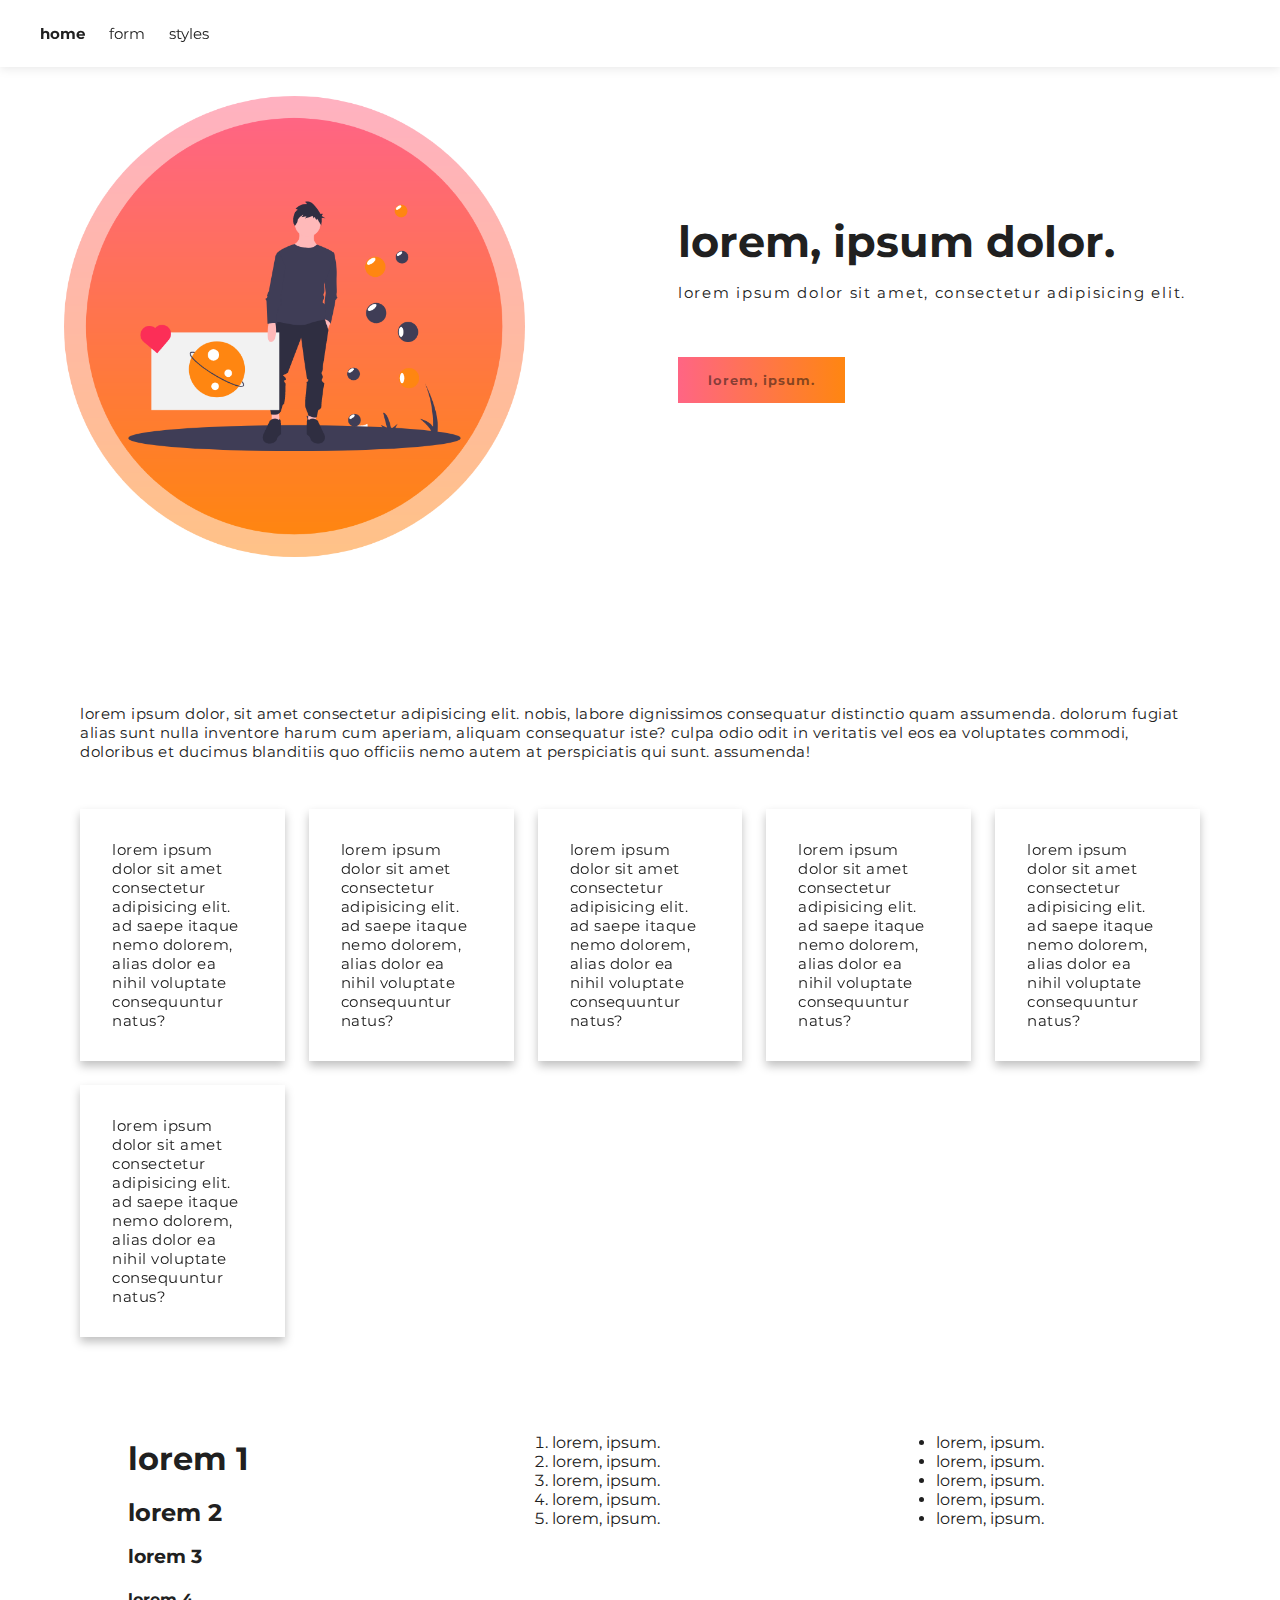
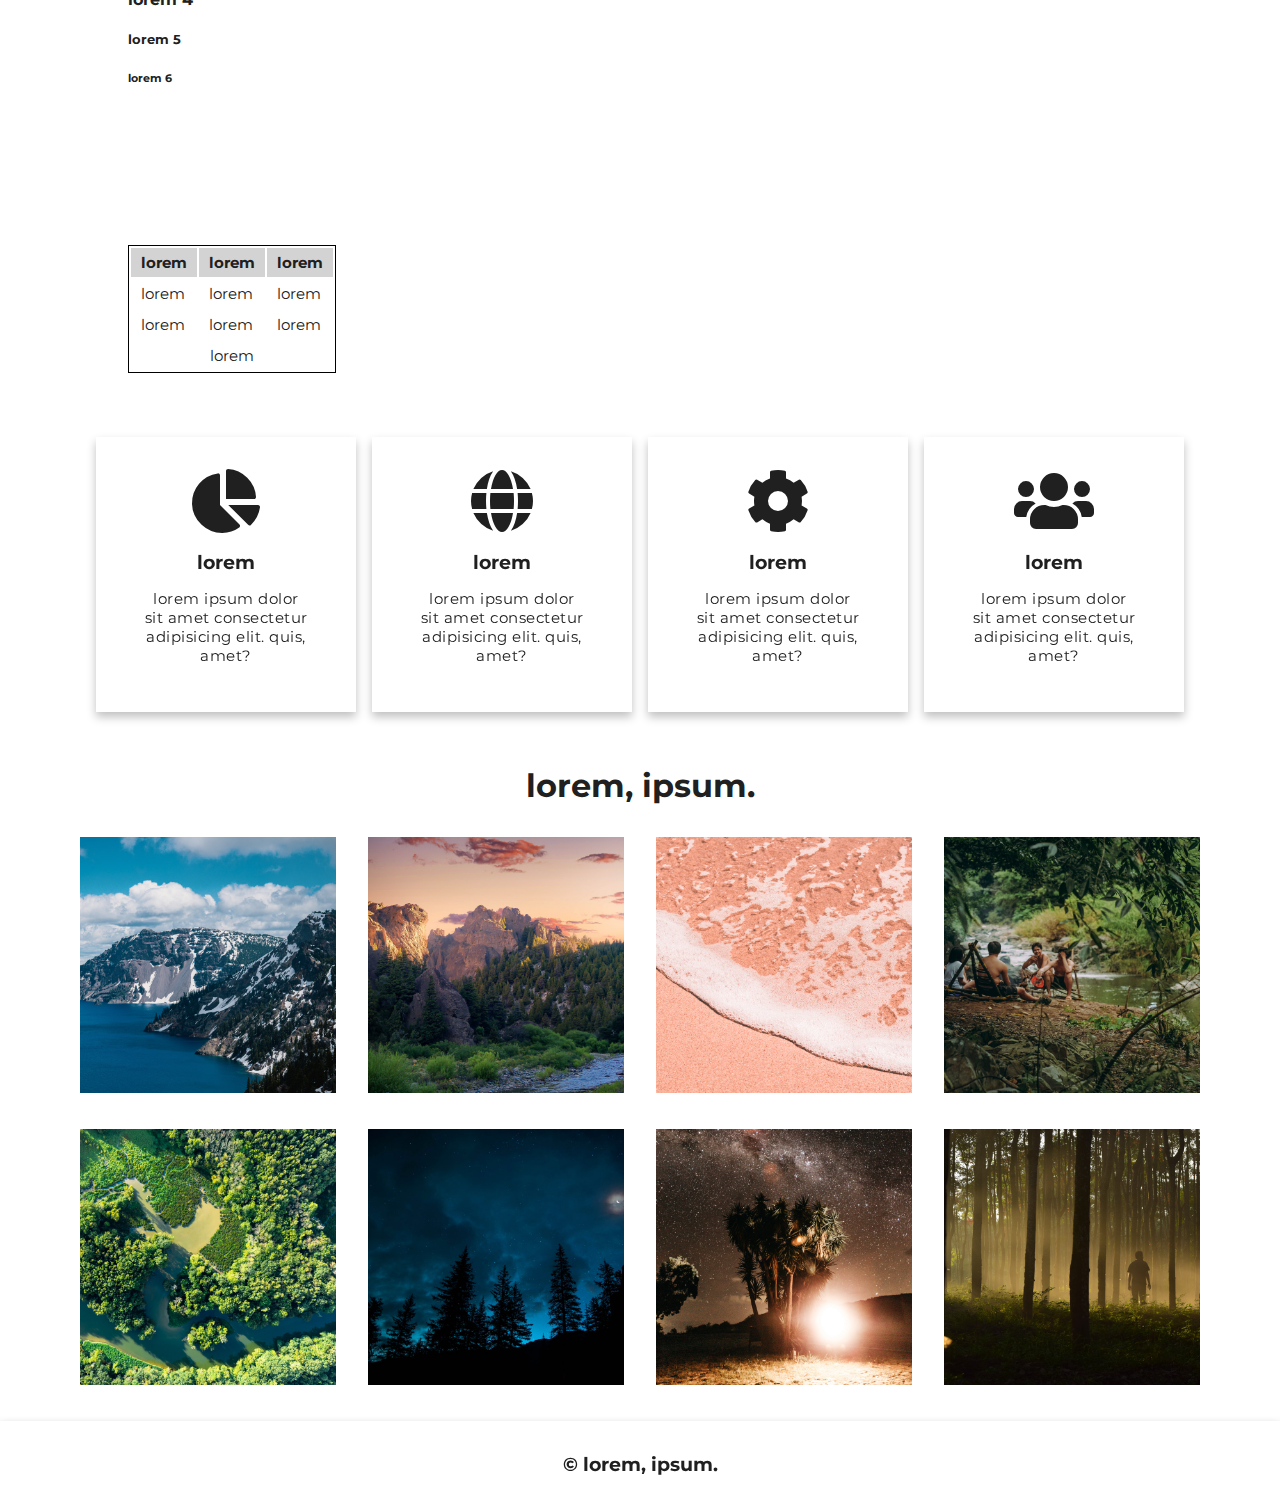
<file: index.html>
<!DOCTYPE html>
<html lang="en">
  <head>
    <meta charset="UTF-8" />
    <meta name="viewport" content="width=device-width, initial-scale=1.0" />
    <meta http-equiv="X-UA-Compatible" content="ie=edge" />
    <link
      href="https://fonts.googleapis.com/css?family=Montserrat:200,300,400,500,600,700,800&display=swap"
      rel="stylesheet"
    />
    <link rel="stylesheet" href="css/style.css" />
    <title>Training</title>
  </head>
  <body>
    <div class="wrapper">
      <header>
        <nav>
          <ul>
            <li><a href="index.html" class="active">Home</a></li>
            <li><a href="forms.html">Form</a></li>
            <li><a href="otherstyles.html">Styles</a></li>
          </ul>
        </nav>
      </header>
      <div class="container">
        <div class="lefc">
          <img src="images/person.png" alt="" />
        </div>
        <div class="rightc">
          <h1>Lorem, ipsum dolor.</h1>
          <p>Lorem ipsum dolor sit amet, consectetur adipisicing elit.</p>
          <button class="cta">Lorem, ipsum.</button>
        </div>
      </div>
      <div class="mid">
        <p>
          Lorem ipsum dolor, sit amet consectetur adipisicing elit. Nobis,
          labore dignissimos consequatur distinctio quam assumenda. Dolorum
          fugiat alias sunt nulla inventore harum cum aperiam, aliquam
          consequatur iste? Culpa odio odit in veritatis vel eos ea voluptates
          commodi, doloribus et ducimus blanditiis quo officiis nemo autem at
          perspiciatis qui sunt. Assumenda!
        </p>
        <div class="para-grid">
          <div>
            <p>
              Lorem ipsum dolor sit amet consectetur adipisicing elit. Ad saepe
              itaque nemo dolorem, alias dolor ea nihil voluptate consequuntur
              natus?
            </p>
          </div>
          <div>
            <p>
              Lorem ipsum dolor sit amet consectetur adipisicing elit. Ad saepe
              itaque nemo dolorem, alias dolor ea nihil voluptate consequuntur
              natus?
            </p>
          </div>
          <div>
            <p>
              Lorem ipsum dolor sit amet consectetur adipisicing elit. Ad saepe
              itaque nemo dolorem, alias dolor ea nihil voluptate consequuntur
              natus?
            </p>
          </div>
          <div>
            <p>
              Lorem ipsum dolor sit amet consectetur adipisicing elit. Ad saepe
              itaque nemo dolorem, alias dolor ea nihil voluptate consequuntur
              natus?
            </p>
          </div>
          <div>
            <p>
              Lorem ipsum dolor sit amet consectetur adipisicing elit. Ad saepe
              itaque nemo dolorem, alias dolor ea nihil voluptate consequuntur
              natus?
            </p>
          </div>
          <div>
            <p>
              Lorem ipsum dolor sit amet consectetur adipisicing elit. Ad saepe
              itaque nemo dolorem, alias dolor ea nihil voluptate consequuntur
              natus?
            </p>
          </div>
        </div>
        <div class="texts">
          <div class="ltext">
            <h1>lorem 1</h1>
            <h2>lorem 2</h2>
            <h3>lorem 3</h3>
            <h4>lorem 4</h4>
            <h5>lorem 5</h5>
            <h6>lorem 6</h6>
          </div>
          <div class="mtext">
            <ol>
              <li>Lorem, ipsum.</li>
              <li>Lorem, ipsum.</li>
              <li>Lorem, ipsum.</li>
              <li>Lorem, ipsum.</li>
              <li>Lorem, ipsum.</li>
            </ol>
          </div>
          <div class="rtext">
            <ul>
              <li>Lorem, ipsum.</li>
              <li>Lorem, ipsum.</li>
              <li>Lorem, ipsum.</li>
              <li>Lorem, ipsum.</li>
              <li>Lorem, ipsum.</li>
            </ul>
          </div>
          <div>
            <table>
              <tr>
                <th>lorem</th>
                <th>lorem</th>
                <th>lorem</th>
              </tr>
              <tr>
                <td>lorem</td>
                <td>lorem</td>
                <td>lorem</td>
              </tr>
              <tr>
                <td>lorem</td>
                <td>lorem</td>
                <td>lorem</td>
              </tr>
              <tr>
                <td colspan="3" align="center">lorem</td>
              </tr>
            </table>
          </div>
        </div>
        <div class="boxes">
          <div class="box">
            <i class="fas fa-chart-pie fa-4x"></i>
            <h3>lorem</h3>
            <p>
              Lorem ipsum dolor sit amet consectetur adipisicing elit. Quis,
              amet?
            </p>
          </div>
          <div class="box">
            <i class="fas fa-globe fa-4x"></i>
            <h3>lorem</h3>
            <p>
              Lorem ipsum dolor sit amet consectetur adipisicing elit. Quis,
              amet?
            </p>
          </div>
          <div class="box">
            <i class="fas fa-cog fa-4x"></i>
            <h3>lorem</h3>
            <p>
              Lorem ipsum dolor sit amet consectetur adipisicing elit. Quis,
              amet?
            </p>
          </div>
          <div class="box">
            <i class="fas fa-users fa-4x"></i>
            <h3>lorem</h3>
            <p>
              Lorem ipsum dolor sit amet consectetur adipisicing elit. Quis,
              amet?
            </p>
          </div>
        </div>
        <div class="collagehead">
          <h1>Lorem, ipsum.</h1>
        </div>
        <div class="collage">
          <div>
            <img src="images/1.jpg" alt="" />
          </div>
          <div>
            <img src="images/2.jpg" alt="" />
          </div>
          <div>
            <img src="images/3.jpg" alt="" />
          </div>
          <div>
            <img src="images/4.jpg" alt="" />
          </div>
          <div>
            <img src="images/5.jpg" alt="" />
          </div>
          <div>
            <img src="images/6.jpg" alt="" />
          </div>
          <div>
            <img src="images/7.jpg" alt="" />
          </div>
          <div>
            <img src="images/9.jpg" alt="" />
          </div>
        </div>
      </div>
      <footer>
        <div>
          <h3>&copy; Lorem, ipsum.</h3>
        </div>
      </footer>
    </div>
    <link
      rel="stylesheet"
      href="https://cdnjs.cloudflare.com/ajax/libs/font-awesome/5.10.2/css/all.min.css"
    />
  </body>
</html>
</file>
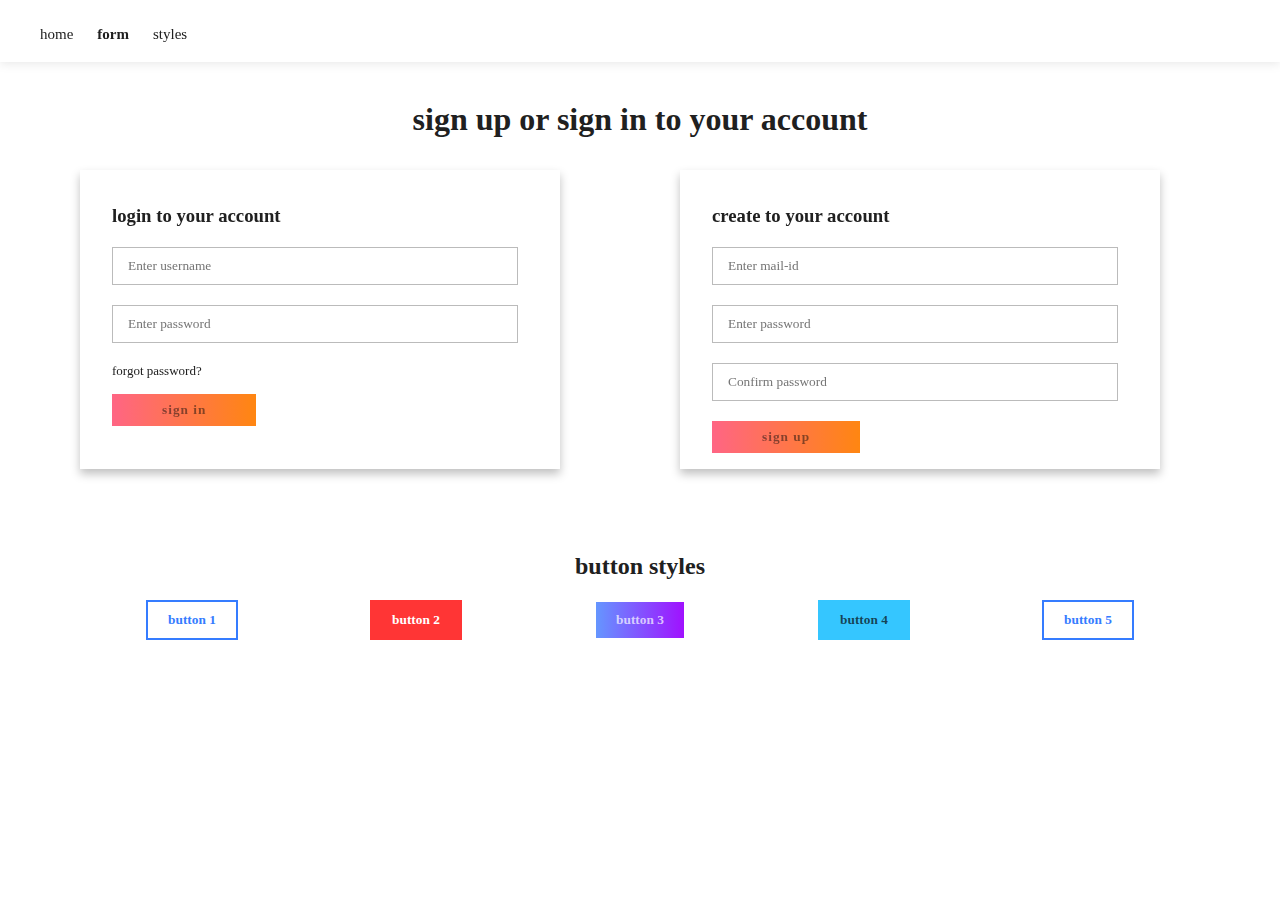
<file: forms.html>
<!DOCTYPE html>
<html lang="en">
  <head>
    <meta charset="UTF-8" />
    <meta name="viewport" content="width=device-width, initial-scale=1.0" />
    <meta http-equiv="X-UA-Compatible" content="ie=edge" />
    <link rel="stylesheet" href="css/formstyle.css" />
    <title>Login | SignUp</title>
  </head>
  <body>
    <div class="wrapper">
      <header>
        <nav>
          <ul>
            <li><a href="index.html">Home</a></li>
            <li><a href="forms.html" class="active">Form</a></li>
            <li><a href="otherstyles.html">Styles</a></li>
          </ul>
        </nav>
      </header>
    </div>
    <div>
      <h1>sign up or sign in to your account</h1>
    </div>
    <div class="in-up">
      <div>
        <!-- Login -->
        <form>
          <h3>Login to your account</h3>
          <input type="text" placeholder="Enter username" />
          <input type="password" placeholder="Enter password" />
          <a href="#">Forgot Password?</a>
          <button>Sign In</button>
        </form>
      </div>
      <div>
        <!-- Signup Form -->
        <form>
          <h3>Create to your account</h3>
          <input type="text" placeholder="Enter mail-id" />
          <input type="password" placeholder="Enter password" />
          <input type="password" placeholder="Confirm password" />
          <button>Sign Up</button>
        </form>
      </div>
    </div>
    <div class="btn-styles">
      <h2 align="center">button styles</h2>
      <div class="btn">
        <div>
          <button class="btn1">Button 1</button>
        </div>
        <div>
          <button class="btn2">Button 2</button>
        </div>
        <div>
          <button class="btn3">Button 3</button>
        </div>
        <div>
          <button class="btn4">Button 4</button>
        </div>
        <div>
          <button class="btn5">Button 5</button>
        </div>
      </div>
    </div>
  </body>
</html>
</file>
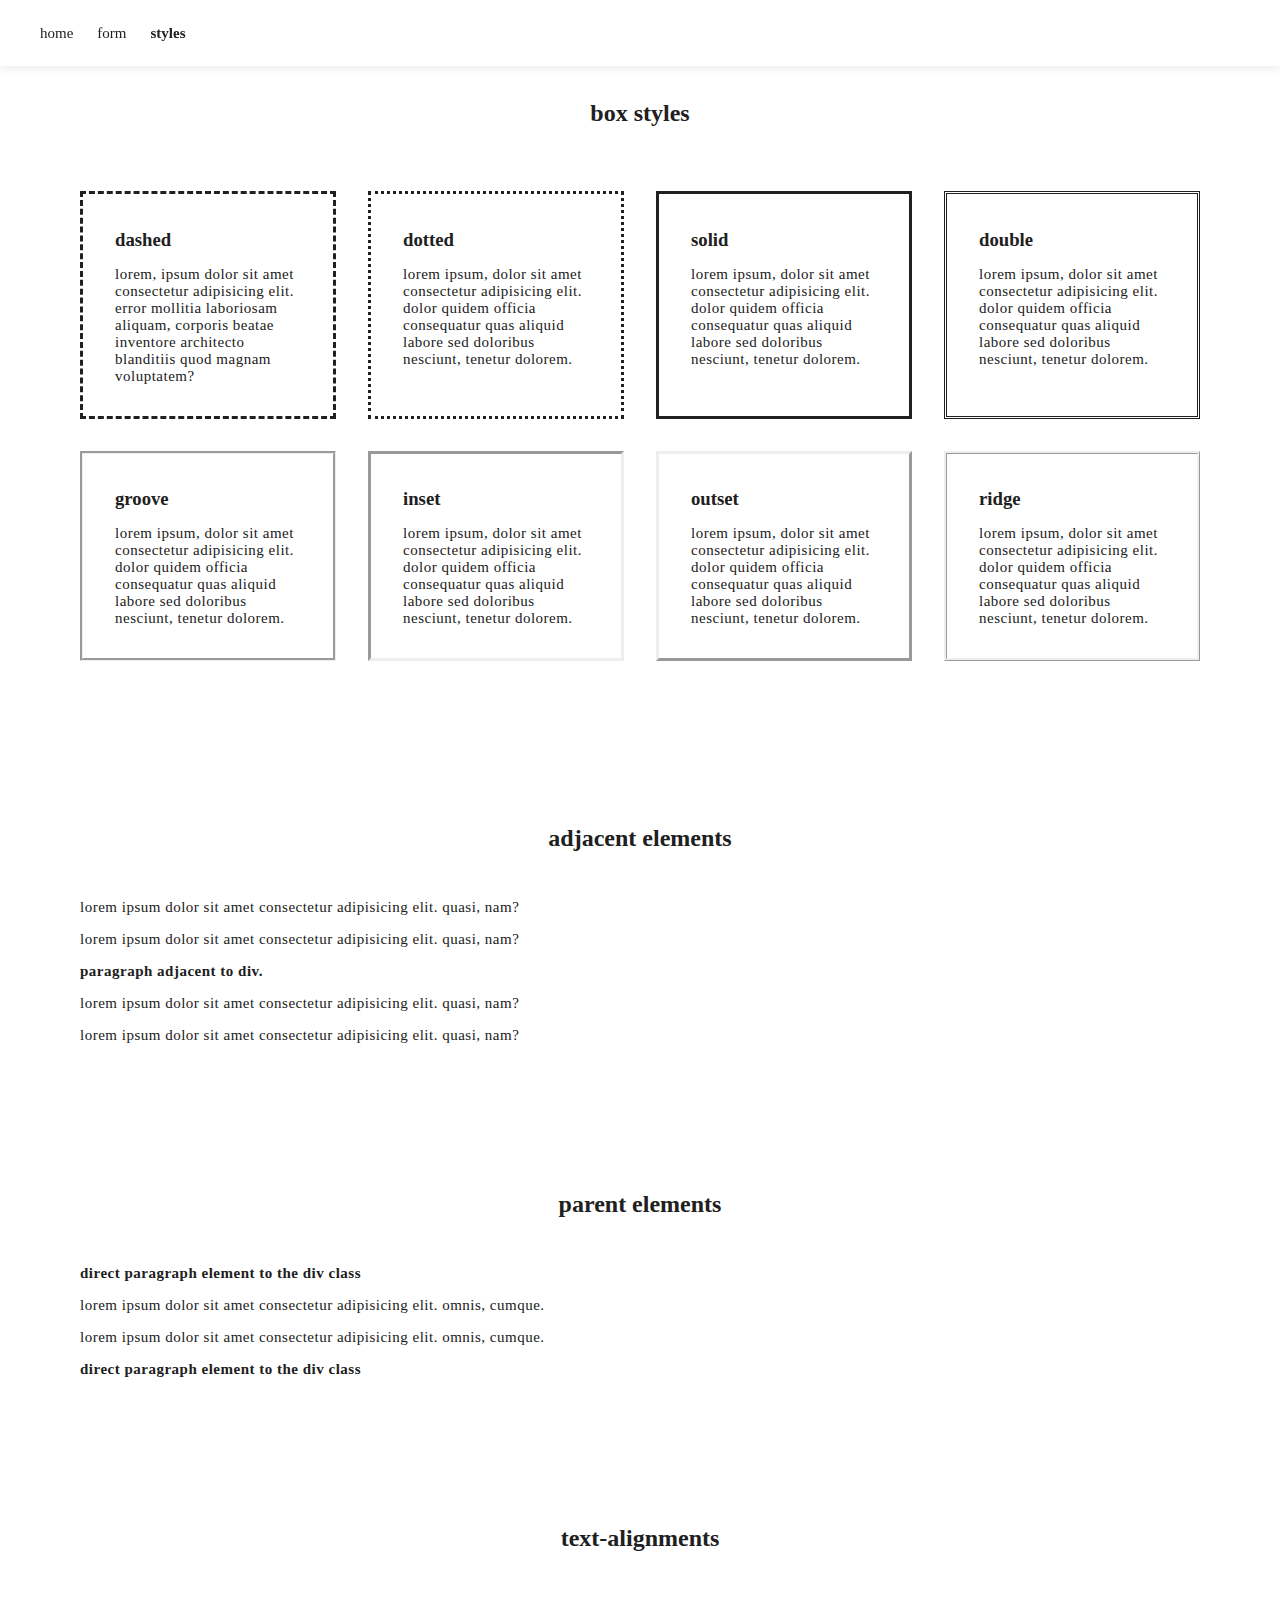
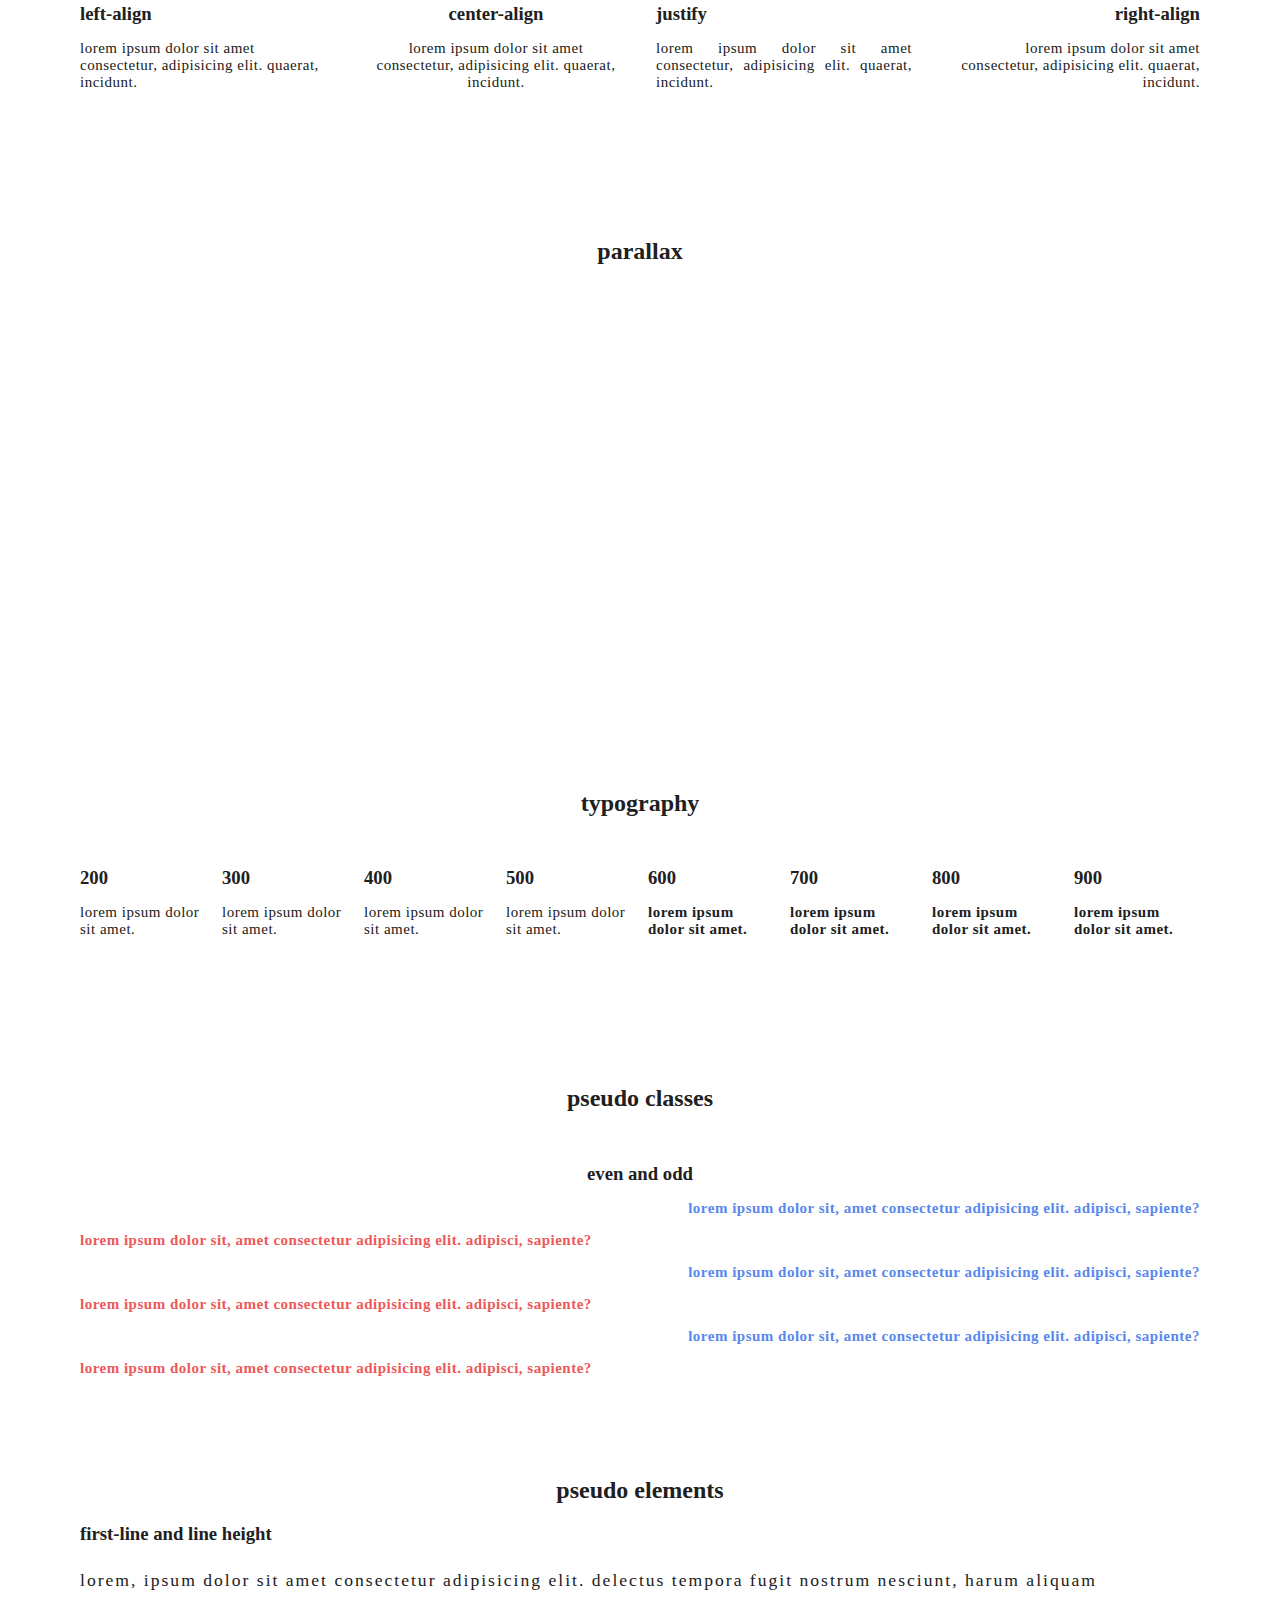
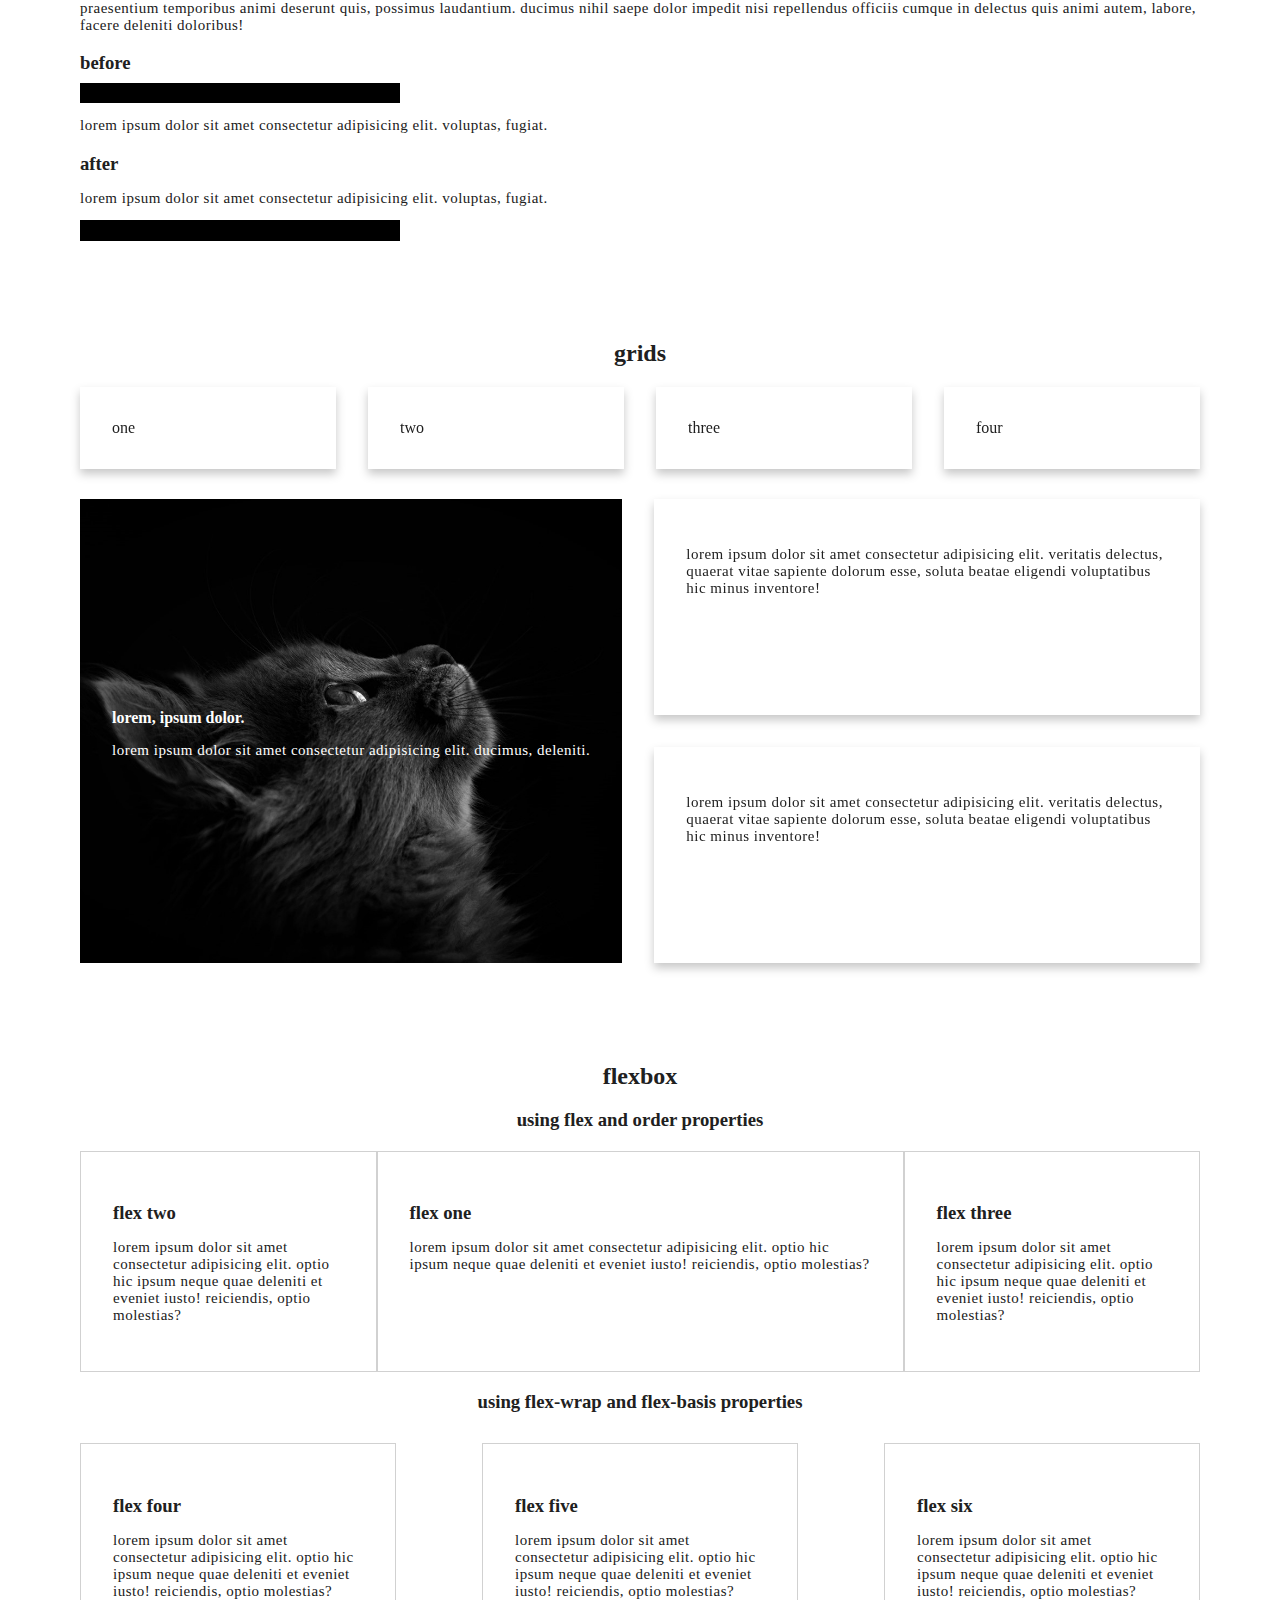
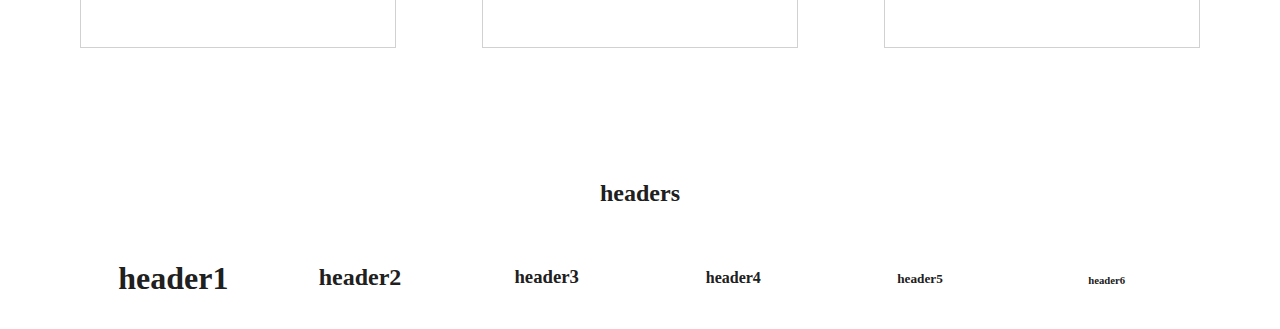
<file: otherstyles.html>
<!DOCTYPE html>
<html lang="en">
  <head>
    <meta charset="UTF-8" />
    <meta name="viewport" content="width=device-width, initial-scale=1.0" />
    <meta http-equiv="X-UA-Compatible" content="ie=edge" />
    <title>Other Styles</title>
    <link rel="stylesheet" href="css/otherstyle.css" />
  </head>
  <body>
    <!-- div wrapper class -->
    <div class="wrapper">
      <header>
        <nav>
          <ul>
            <li><a href="index.html">Home</a></li>
            <li><a href="forms.html">Form</a></li>
            <li><a href="otherstyles.html" class="active">Styles</a></li>
          </ul>
        </nav>
      </header>
    </div>
    <!-- div contain - main container -->
    <div class="contain">
      <!-- box styles -->
      <h2>Box Styles</h2>
      <div class="box-styles">
        <div class="dashed">
          <h3>Dashed</h3>
          <p>
            Lorem, ipsum dolor sit amet consectetur adipisicing elit. Error
            mollitia laboriosam aliquam, corporis beatae inventore architecto
            blanditiis quod magnam voluptatem?
          </p>
        </div>
        <div class="dotted">
          <h3>Dotted</h3>
          <p>
            Lorem ipsum, dolor sit amet consectetur adipisicing elit. Dolor
            quidem officia consequatur quas aliquid labore sed doloribus
            nesciunt, tenetur dolorem.
          </p>
        </div>
        <div class="default">
          <h3>Solid</h3>
          <p>
            Lorem ipsum, dolor sit amet consectetur adipisicing elit. Dolor
            quidem officia consequatur quas aliquid labore sed doloribus
            nesciunt, tenetur dolorem.
          </p>
        </div>
        <div class="double">
          <h3>double</h3>
          <p>
            Lorem ipsum, dolor sit amet consectetur adipisicing elit. Dolor
            quidem officia consequatur quas aliquid labore sed doloribus
            nesciunt, tenetur dolorem.
          </p>
        </div>
        <div class="groove">
          <h3>groove</h3>
          <p>
            Lorem ipsum, dolor sit amet consectetur adipisicing elit. Dolor
            quidem officia consequatur quas aliquid labore sed doloribus
            nesciunt, tenetur dolorem.
          </p>
        </div>
        <div class="inset">
          <h3>inset</h3>
          <p>
            Lorem ipsum, dolor sit amet consectetur adipisicing elit. Dolor
            quidem officia consequatur quas aliquid labore sed doloribus
            nesciunt, tenetur dolorem.
          </p>
        </div>
        <div class="outset">
          <h3>outset</h3>
          <p>
            Lorem ipsum, dolor sit amet consectetur adipisicing elit. Dolor
            quidem officia consequatur quas aliquid labore sed doloribus
            nesciunt, tenetur dolorem.
          </p>
        </div>
        <div class="ridge">
          <h3>ridge</h3>
          <p>
            Lorem ipsum, dolor sit amet consectetur adipisicing elit. Dolor
            quidem officia consequatur quas aliquid labore sed doloribus
            nesciunt, tenetur dolorem.
          </p>
        </div>
      </div>
      <h2>Adjacent Elements</h2>
      <div class="adjacent">
        <div>
          <p>
            Lorem ipsum dolor sit amet consectetur adipisicing elit. Quasi, nam?
          </p>
          <p>
            Lorem ipsum dolor sit amet consectetur adipisicing elit. Quasi, nam?
          </p>
        </div>
        <p>
          Paragraph adjacent to div.
        </p>
        <p>
          Lorem ipsum dolor sit amet consectetur adipisicing elit. Quasi, nam?
        </p>
        <p>
          Lorem ipsum dolor sit amet consectetur adipisicing elit. Quasi, nam?
        </p>
      </div>
      <h2>Parent Elements</h2>
      <div class="parent">
        <p>
          direct paragraph element to the div class
        </p>
        <div>
          <p>
            Lorem ipsum dolor sit amet consectetur adipisicing elit. Omnis,
            cumque.
          </p>
          <div>
            <p>
              Lorem ipsum dolor sit amet consectetur adipisicing elit. Omnis,
              cumque.
            </p>
          </div>
          <p>
            direct paragraph element to the div class
          </p>
        </div>
      </div>
      <!-- text-alignments -->
      <h2>Text-Alignments</h2>
      <div class="alignments">
        <div class="leftalign">
          <h3>left-align</h3>
          <p>
            Lorem ipsum dolor sit amet consectetur, adipisicing elit. Quaerat,
            incidunt.
          </p>
        </div>
        <div class="centeralign">
          <h3>center-align</h3>
          <p>
            Lorem ipsum dolor sit amet consectetur, adipisicing elit. Quaerat,
            incidunt.
          </p>
        </div>
        <div class="justify">
          <h3>justify</h3>
          <p>
            Lorem ipsum dolor sit amet consectetur, adipisicing elit. Quaerat,
            incidunt.
          </p>
        </div>
        <div class="rightalign">
          <h3>right-align</h3>
          <p>
            Lorem ipsum dolor sit amet consectetur, adipisicing elit. Quaerat,
            incidunt.
          </p>
        </div>
      </div>
      <h2>parallax</h2>
      <div class="bg-fixed"></div>
      <!-- typography -->
      <h2>Typography</h2>
      <div class="typography">
        <div>
          <h3>200</h3>
          <p id="p200">Lorem ipsum dolor sit amet.</p>
        </div>
        <div>
          <h3>300</h3>
          <p id="p300">Lorem ipsum dolor sit amet.</p>
        </div>
        <div>
          <h3>400</h3>
          <p id="p400">Lorem ipsum dolor sit amet.</p>
        </div>
        <div>
          <h3>500</h3>
          <p id="p500">Lorem ipsum dolor sit amet.</p>
        </div>
        <div>
          <h3>600</h3>
          <p id="p600">Lorem ipsum dolor sit amet.</p>
        </div>
        <div>
          <h3>700</h3>
          <p id="p700">Lorem ipsum dolor sit amet.</p>
        </div>
        <div>
          <h3>800</h3>
          <p id="p800">Lorem ipsum dolor sit amet.</p>
        </div>
        <div>
          <h3>900</h3>
          <p id="p900">Lorem ipsum dolor sit amet.</p>
        </div>
      </div>
      <!-- pseudo classes -->
      <h2>Pseudo Classes</h2>
      <div class="pseudo">
        <h3 align="center">Even and odd</h3>
        <div class="odd">
          <div>
            <p>
              Lorem ipsum dolor sit, amet consectetur adipisicing elit.
              Adipisci, sapiente?
            </p>
          </div>
          <div>
            <p>
              Lorem ipsum dolor sit, amet consectetur adipisicing elit.
              Adipisci, sapiente?
            </p>
          </div>
          <div>
            <p>
              Lorem ipsum dolor sit, amet consectetur adipisicing elit.
              Adipisci, sapiente?
            </p>
          </div>
          <div>
            <p>
              Lorem ipsum dolor sit, amet consectetur adipisicing elit.
              Adipisci, sapiente?
            </p>
          </div>
          <div>
            <p>
              Lorem ipsum dolor sit, amet consectetur adipisicing elit.
              Adipisci, sapiente?
            </p>
          </div>
          <div>
            <p>
              Lorem ipsum dolor sit, amet consectetur adipisicing elit.
              Adipisci, sapiente?
            </p>
          </div>
        </div>
        <!-- pseudo elements -->
        <div class="befaft">
          <h2>Pseudo elements</h2>
          <h3>first-line and line height</h3>
          <div class="first-line">
            <div>
              <p>
                Lorem, ipsum dolor sit amet consectetur adipisicing elit.
                Delectus tempora fugit nostrum nesciunt, harum aliquam
                praesentium temporibus animi deserunt quis, possimus laudantium.
                Ducimus nihil saepe dolor impedit nisi repellendus officiis
                cumque in delectus quis animi autem, labore, facere deleniti
                doloribus!
              </p>
            </div>
          </div>
          <h3>before</h3>
          <div class="before">
            <div>
              <p>
                Lorem ipsum dolor sit amet consectetur adipisicing elit.
                Voluptas, fugiat.
              </p>
            </div>
          </div>
          <h3>after</h3>
          <div class="after">
            <div>
              <p>
                Lorem ipsum dolor sit amet consectetur adipisicing elit.
                Voluptas, fugiat.
              </p>
            </div>
          </div>
        </div>
        <!-- grids -->
        <h2>grids</h2>
        <div class="grid">
          <div>One</div>
          <div>Two</div>
          <div>Three</div>
          <div>Four</div>
        </div>
        <div class="grid-area">
          <div class="showcase">
            <h4>Lorem, ipsum dolor.</h4>
            <p>
              Lorem ipsum dolor sit amet consectetur adipisicing elit. Ducimus,
              deleniti.
            </p>
          </div>
          <div class="box box1">
            <p>
              Lorem ipsum dolor sit amet consectetur adipisicing elit. Veritatis
              delectus, quaerat vitae sapiente dolorum esse, soluta beatae
              eligendi voluptatibus hic minus inventore!
            </p>
          </div>
          <div class="box box2">
            <p>
              Lorem ipsum dolor sit amet consectetur adipisicing elit. Veritatis
              delectus, quaerat vitae sapiente dolorum esse, soluta beatae
              eligendi voluptatibus hic minus inventore!
            </p>
          </div>
        </div>
        <!-- flexbox -->
        <h2>flexbox</h2>
        <h3 align="center">using flex and order properties</h3>
        <div class="flexbox1">
          <div class="flex1">
            <h3>flex one</h3>
            <p>
              Lorem ipsum dolor sit amet consectetur adipisicing elit. Optio hic
              ipsum neque quae deleniti et eveniet iusto! Reiciendis, optio
              molestias?
            </p>
          </div>
          <div class="flex2">
            <h3>flex two</h3>
            <p>
              Lorem ipsum dolor sit amet consectetur adipisicing elit. Optio hic
              ipsum neque quae deleniti et eveniet iusto! Reiciendis, optio
              molestias?
            </p>
          </div>
          <div class="flex3">
            <h3>flex three</h3>
            <p>
              Lorem ipsum dolor sit amet consectetur adipisicing elit. Optio hic
              ipsum neque quae deleniti et eveniet iusto! Reiciendis, optio
              molestias?
            </p>
          </div>
        </div>
        <h3 align="center">using flex-wrap and flex-basis properties</h3>
        <div class="flexbox2">
          <div class="flex1">
            <h3>flex four</h3>
            <p>
              Lorem ipsum dolor sit amet consectetur adipisicing elit. Optio hic
              ipsum neque quae deleniti et eveniet iusto! Reiciendis, optio
              molestias?
            </p>
          </div>
          <div class="flex2">
            <h3>flex five</h3>
            <p>
              Lorem ipsum dolor sit amet consectetur adipisicing elit. Optio hic
              ipsum neque quae deleniti et eveniet iusto! Reiciendis, optio
              molestias?
            </p>
          </div>
          <div class="flex3">
            <h3>flex six</h3>
            <p>
              Lorem ipsum dolor sit amet consectetur adipisicing elit. Optio hic
              ipsum neque quae deleniti et eveniet iusto! Reiciendis, optio
              molestias?
            </p>
          </div>
        </div>
      </div>
      <h2>headers</h2>
      <div class="headers">
        <div><h1>header1</h1></div>
        <div><h2>header2</h2></div>
        <div><h3>header3</h3></div>
        <div><h4>header4</h4></div>
        <div><h5>header5</h5></div>
        <div><h6>header6</h6></div>
      </div>
    </div>
  </body>
</html>
</file>
<file: css/style.css>
@import url(main.css);
.container {
  padding: 6rem 4rem;
  display: grid;
  grid-gap: 1rem;
  grid-template-columns: repeat(2, 1fr);
}
.container div img {
  width: calc(90% - 50px);
}
.texts > div {
  padding: 2rem 1rem;
}
.container .leftc {
  align-self: center;
  justify-self: center;
}
.container .rightc {
  align-self: center;
  justify-self: center;
}
.rightc h1 {
  margin-top: -40px;
}
.container .rightc h1 {
  font-size: 2.7rem;
}
.container .rightc p {
  letter-spacing: 1.7px;
}
.cta {
  padding: 15px 30px;
  background: linear-gradient(to right, #ff6584, #ff8611);
  border: none;
  font-family: var(--primaryfont);
  margin-top: 40px;
  color: rgb(12, 12, 12, 0.5);
  font-weight: bold;
  text-transform: lowercase;
  letter-spacing: 1px;
  transition: 0.3s ease;
}
.cta:hover {
  filter: opacity(90%);
  transition: 0.3s ease;
}
.mid {
  padding: var(--defaultpadding);
}
.para-grid {
  display: grid;
  grid-template-columns: repeat(auto-fit, minmax(200px, 1fr));
  grid-gap: 1.5rem;
  margin-top: 2rem;
  padding-top: 1rem;
}
.para-grid > div {
  filter: drop-shadow(0px 5px 5px rgb(192, 192, 192));
  background: white;
  padding: 1rem 2rem;
}
.texts {
  margin-top: 3rem;
  display: grid;
  grid-template-columns: repeat(auto-fit, minmax(200px, 1fr));
  grid-gap: 6rem;
  padding: 0 2rem;
}
table {
  border: 1px solid black;
  font-size: 15px;
}
td,
th {
  padding: 5px 10px;
}
th {
  background: rgb(211, 211, 211);
}
.boxes {
  padding: 2rem 1rem;
  display: grid;
  grid-template-columns: repeat(auto-fit, minmax(200px, 1fr));
  grid-gap: 1rem;
  text-align: center;
}
.boxes .box {
  background: white;
  filter: drop-shadow(0px 5px 5px rgb(192, 192, 192));
  padding: 2rem 3rem;
}
footer {
  text-align: center;
  padding: 2rem 2rem;
  background: white;
  filter: drop-shadow(0px 5px 5px rgb(156, 156, 156));
}
footer h3 {
  margin: 0;
}
.collage {
  display: grid;
  grid-template-columns: repeat(4, 1fr);
  grid-gap: 2rem;
  margin-top: 2rem;
}
.collagehead h1 {
  font-size: 2rem;
  font-weight: 700;
  text-align: center;
}
.collage img {
  width: 100%;
}
@media (max-width: 700px) {
  .container {
    padding: 3rem 2rem;
    display: grid;
    grid-gap: 1rem;
    grid-template-columns: repeat(2, 1fr);
  }
  .container .rightc h1 {
    font-size: 1.7rem;
  }
  /* .para-grid {
    grid-template-columns: repeat(3, 1fr);
  } */
  .texts {
    grid-template-columns: repeat(2, 1fr);
  }
  .boxes {
    grid-template-columns: repeat(2, 1fr);
  }
  .collage {
    grid-template-columns: repeat(2, 1fr);
  }
}
@media (max-width: 500px) {
  .container {
    padding: 2rem 2rem;
    display: grid;
    grid-gap: 5rem;
    grid-template-columns: 1fr;
    text-align: center;
    justify-items: center;
  }
  .container .rightc h1 {
    font-size: 1.3rem;
  }
  .cta {
    margin-top: 10px;
  }
  /* .para-grid {
    grid-template-columns: repeat(2, 1fr);
  } */
  .texts {
    grid-template-columns: repeat(1, 1fr);
    text-align: center;
    justify-items: center;
  }
  .boxes {
    grid-template-columns: repeat(1, 1fr);
  }
  .collage {
    grid-template-columns: repeat(1, 1fr);
  }
}
</file>
<file: css/formstyle.css>
@import url(main.css);
h1 {
  text-align: center;
  padding-top: 5rem;
}
nav {
  margin-top: -39px;
}
.in-up {
  display: grid;
  grid-template-columns: repeat(2, 1fr);
  padding: var(--defaultpadding);
  grid-gap: 5rem;
  justify-content: center;
}
.in-up > div {
  background: white;
  filter: drop-shadow(0px 5px 5px rgb(192, 192, 192));
  width: 80%;
  padding: 1rem 2rem;
}
input {
  display: block;
  margin-top: 20px;
  padding: 10px 15px;
  font-family: var(--primaryfont);
  width: 90%;
  border: 1.5px solid rgb(187, 187, 187);
  outline: none;
  transition: 0.4s ease;
}
input:focus {
  border: 1.5px solid rgb(88, 88, 88);
  transition: 0.4s ease;
}
.in-up button {
  margin-top: 20px;
  padding: 8px 50px;
  background: linear-gradient(to right, #ff6584, #ff8611);
  border: none;
  font-family: var(--primaryfont);
  color: rgb(12, 12, 12, 0.5);
  font-weight: bold;
  text-transform: lowercase;
  letter-spacing: 1px;
  transition: 0.3s ease;
}
.in-up button:hover {
  filter: opacity(80%);
  transition: 0.3s ease;
}
a {
  display: block;
  font-size: 13px;
  margin-top: 20px;
  text-decoration: none;
  color: var(--text);
  font-weight: 500;
  margin-bottom: -5px;
}
.btn-styles {
  padding: var(--defaultpadding);
}
.btn {
  display: grid;
  grid-template-columns: repeat(5, 1fr);
  text-align: center;
  align-items: center;
  margin-top: 20px;
  font-family: var(--text);
}
.btn button {
  padding: 10px 20px;
  font-family: var(--text);
  font-weight: 600;
  text-transform: lowercase;
}
.btn1 {
  border: 2px solid rgb(53, 124, 255);
  background: none;
  color: rgb(53, 124, 255);
  transition: 0.3s ease;
}
.btn1:hover {
  background: rgb(53, 124, 255);
  color: white;
  transition: 0.3s ease;
}
.btn4 {
  background: rgb(53, 198, 255);
  border: 2px solid rgb(53, 198, 255) ;
  color: rgb(8, 8, 8, 0.7);
  transition: 0.3s ease;
}
.btn5 {
  border: 2px solid rgb(53, 124, 255);
  background: none;
  color: rgb(53, 124, 255);
  transition: 0.3s ease;
}
.btn5:hover {
  transition: 0.3s ease;
  transform: rotate(-180deg);
}
.btn4:hover {
  transform: rotate(180deg);
  filter: opacity(60%);
}
.btn2 {
  background: rgb(255, 53, 53);
  border: 2px solid rgb(255, 53, 53);
  color: white;
  transition: 0.3s ease;
}
.btn2:hover {
  border: 2px solid rgb(255, 53, 53);
  color: rgb(255, 53, 53);
  background: none;
  transition: 0.3s ease;
}
.btn button {
  padding: 10px 20px;
  font-family: var(--text);
}
.btn3 {
  background: linear-gradient(to right, #6596ff, #a011ff);
  border: none;
  color: rgba(255, 255, 255, 0.7);
  text-transform: lowercase;
  transition: 0.3s ease;
}
.btn3:hover {
  filter: opacity(80%);
  transition: 0.3s ease;
}
@media (max-width: 500px) {
  .in-up {
    grid-template-columns: repeat(1, 1fr);
  }

  .in-up > div {
    padding: 2rem 2rem;
  }
}
</file>
<file: css/otherstyle.css>
@import url(main.css);
h2 {
  text-align: center;
  padding-top: 5rem;
}
nav {
  margin-top: -20px;
}

.box-styles {
  padding: 4rem 5rem;
  display: grid;
  grid-template-columns: repeat(auto-fit, minmax(250px, 1fr));
  grid-gap: 2rem;
}
.box-styles > div {
  padding: 1rem 2rem;
}
.dashed {
  border-style: dashed;
}
.dotted {
  border-style: dotted;
}
.default {
  border-style: solid;
}
.double {
  border-style: double;
}
.groove {
  border-style: groove;
}
.inset {
  border-style: inset;
}
.outset {
  border-style: outset;
}
.ridge {
  border-style: ridge;
}
.hidden {
  border-style: hidden;
}
.adjacent {
  padding: var(--defaultpadding);
}
div + p {
  font-weight: bold;
}
.parent {
  padding: var(--defaultpadding);
}
.parent > p {
  font-weight: bold;
}
.alignments {
  padding: var(--defaultpadding);
  display: grid;
  grid-template-columns: repeat(auto-fit, minmax(150px, 1fr));
  grid-gap: 2rem;
}
.leftalign {
  text-align: left;
}
.centeralign {
  text-align: center;
}
.rightalign {
  text-align: right;
}
.justify {
  text-align: justify;
}
.typography {
  padding: var(--defaultpadding);
  display: grid;
  grid-template-columns: repeat(auto-fit, minmax(100px, 1fr));
  grid-gap: 1rem;
}
#p200 {
  font-weight: 200;
}
#p300 {
  font-weight: 300;
}
#p400 {
  font-weight: 400;
}
#p500 {
  font-weight: 500;
}
#p600 {
  font-weight: 600;
}
#p700 {
  font-weight: 700;
}
#p800 {
  font-weight: 800;
}
#p900 {
  font-weight: 900;
}
.odd > div:nth-child(even) {
  color: rgb(238, 88, 88);
  font-weight: 700;
  text-align: left;
}
.odd > div:nth-child(odd) {
  color: rgb(88, 135, 238);
  font-weight: 700;
  text-align: right;
}
.pseudo {
  padding: var(--defaultpadding);
}
.first-line::first-line {
  font-size: 1.1rem;
  letter-spacing: 2px;
  line-height: 40px;
}
.before p::before {
  content: " ";
  width: 200px;
  height: 5px;
  background: black;
}
.grid {
  display: grid;
  grid-template-columns: repeat(auto-fit, minmax(150px, 1fr));
  grid-gap: 2rem;
  margin-top: 20px;
}
.grid > div {
  padding: 2rem;
  background: white;
  filter: drop-shadow(0px 5px 5px rgb(199, 199, 199));
}
.activelink a:active {
  color: rgb(255, 100, 52);
}
.flexbox1 {
  display: flex;
  align-items: stretch;
  margin-top: 20px;
}
.flexbox1 > div,
.flexbox2 > div {
  border: 1px solid rgb(209, 209, 209);
  padding: 2rem;
}
.flexbox1 .flex1 {
  flex: 2;
  order: 2;
}
.flexbox1 .flex2 {
  flex: 1;
  order: 1;
}
.flexbox1 .flex3 {
  flex: 1;
  order: 3;
}
.flexbox2 {
  display: flex;
  margin-top: 30px;
  flex-wrap: wrap;
  justify-content: space-between;
}
.flexbox2 > div {
  flex-basis: 250px;
}
.bg-fixed {
  background-image: url(../images/close.jpg);
  filter: opacity(70%);
  width: 100%;
  height: 45vh;
  background-attachment: fixed;
  margin-top: 20px;
}
.grid-area {
  display: grid;
  grid-gap: 2rem;
  grid-template-areas:
    "showcase showcase box1"
    "showcase showcase box2";
  margin-top: 30px;
}
.showcase {
  grid-area: showcase;
  min-height: 400px;
  background: url(../images/cat.jpg);
  background-position: center;
  background-size: cover;
  color: white;
  padding: 2rem;
  display: flex;
  flex-direction: column;
  align-items: start;
  justify-content: center;
}
.box {
  background: white;
  filter: drop-shadow(0px 5px 5px rgb(199, 199, 199));
  padding: 2rem;
}
.before {
  margin-top: 10px;
}
.before > div::before {
  content: "";
  padding: 0.1rem 10rem;
  width: 100%;
  background: black;
}
.after > div::after {
  content: "";
  padding: 0.1rem 10rem;
  width: 100%;
  background: black;
}
.headers {
  padding: var(--defaultpadding);
  display: grid;
  grid-template-columns: repeat(auto-fit, minmax(100px, 1fr));
  justify-items: center;
  align-items: center;
}
.headers h2 {
  padding: initial;
  text-align: initial;
}
@media (max-width: 700px) {
  .flexbox1 {
    flex-direction: column;
  }
  .grid-area {
    grid-template-areas:
      "showcase showcase"
      "box1 box2";
  }
}
@media (max-width: 500px) {
  .grid-area {
    grid-template-areas:
      "showcase"
      "box1"
      "box2";
  }
}
</file>
